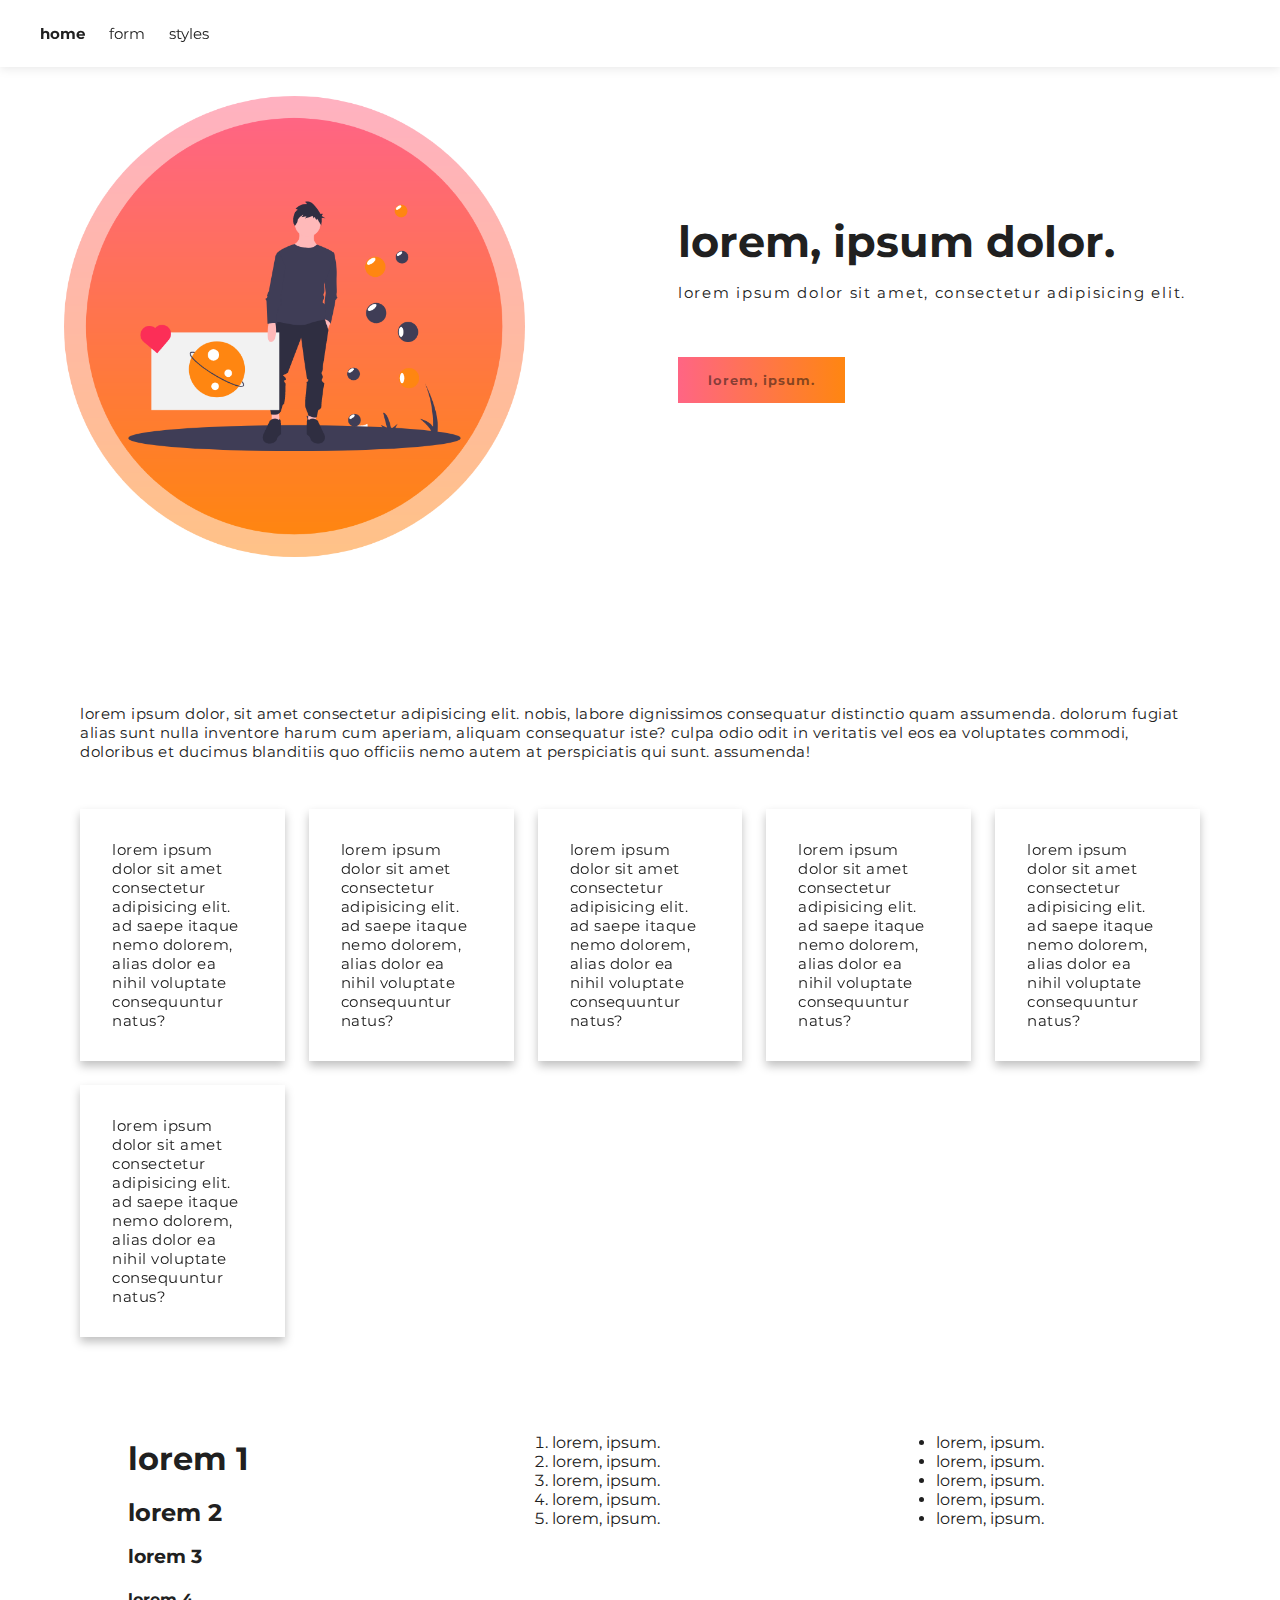
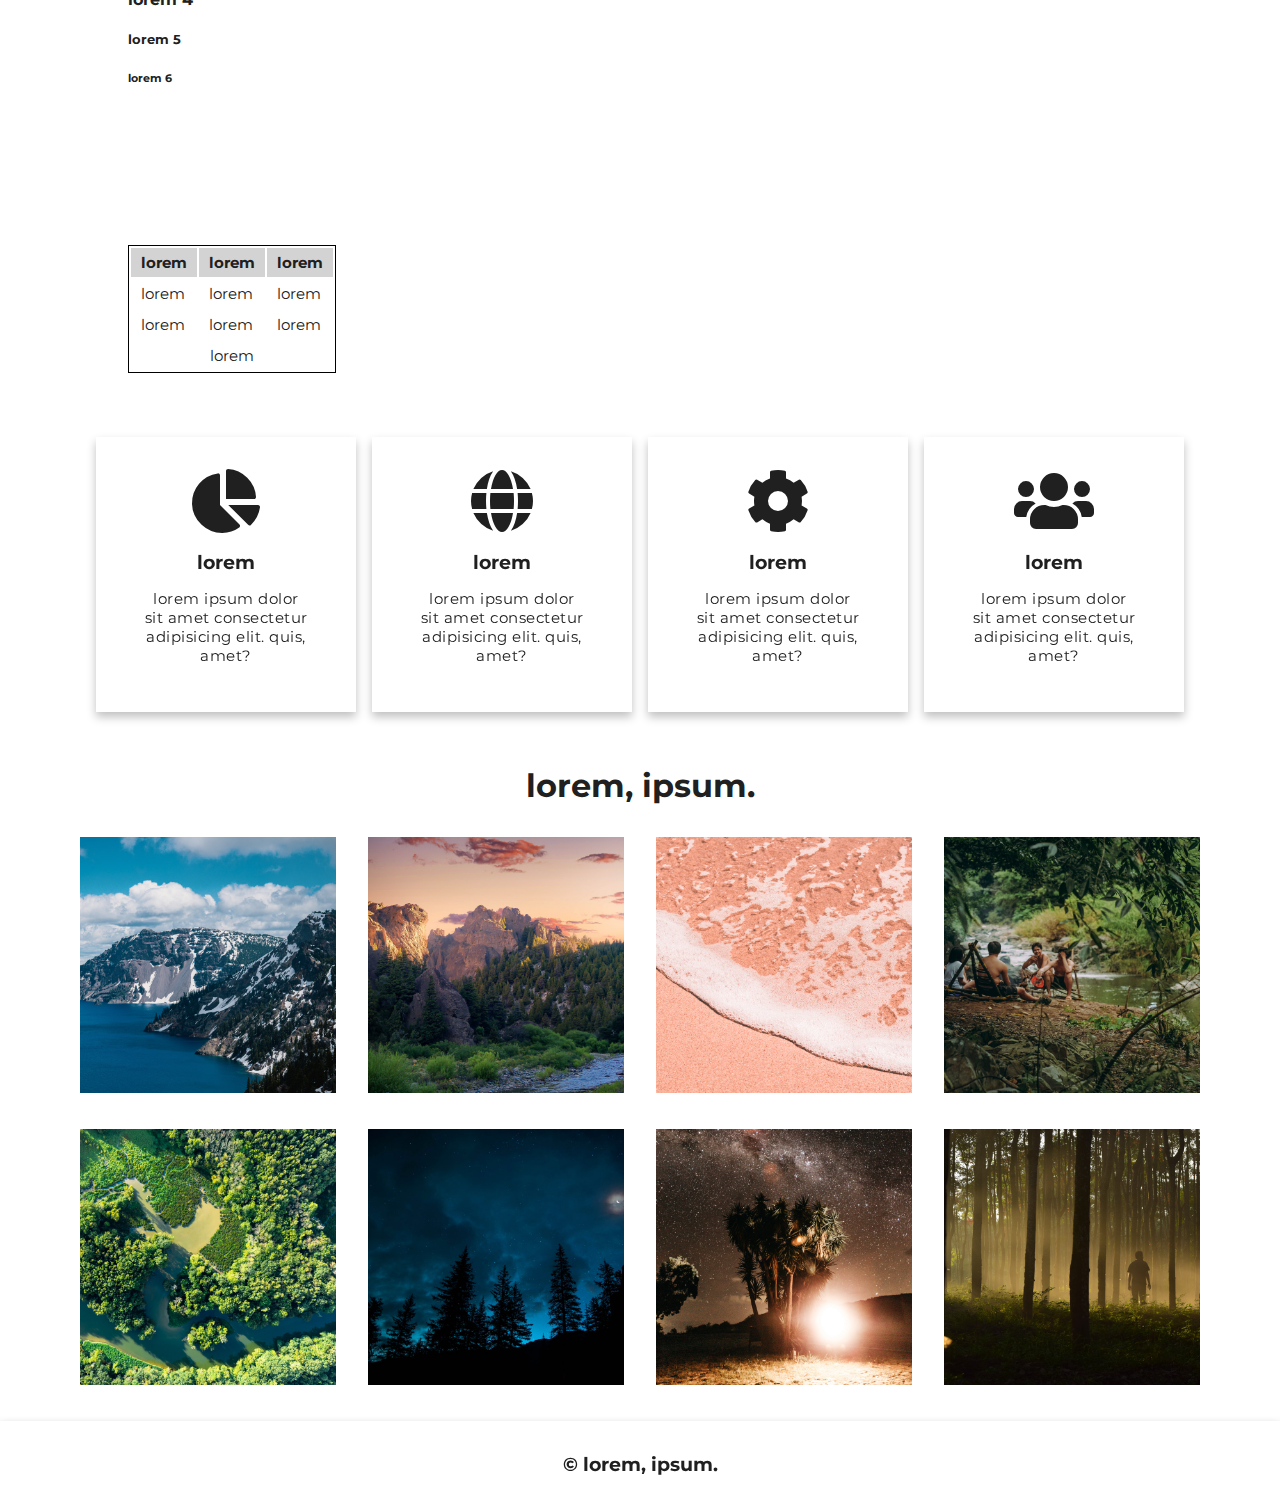
<file: index.html>
<!DOCTYPE html>
<html lang="en">
  <head>
    <meta charset="UTF-8" />
    <meta name="viewport" content="width=device-width, initial-scale=1.0" />
    <meta http-equiv="X-UA-Compatible" content="ie=edge" />
    <link
      href="https://fonts.googleapis.com/css?family=Montserrat:200,300,400,500,600,700,800&display=swap"
      rel="stylesheet"
    />
    <link rel="stylesheet" href="css/style.css" />
    <title>Training</title>
  </head>
  <body>
    <div class="wrapper">
      <header>
        <nav>
          <ul>
            <li><a href="index.html" class="active">Home</a></li>
            <li><a href="forms.html">Form</a></li>
            <li><a href="otherstyles.html">Styles</a></li>
          </ul>
        </nav>
      </header>
      <div class="container">
        <div class="lefc">
          <img src="images/person.png" alt="" />
        </div>
        <div class="rightc">
          <h1>Lorem, ipsum dolor.</h1>
          <p>Lorem ipsum dolor sit amet, consectetur adipisicing elit.</p>
          <button class="cta">Lorem, ipsum.</button>
        </div>
      </div>
      <div class="mid">
        <p>
          Lorem ipsum dolor, sit amet consectetur adipisicing elit. Nobis,
          labore dignissimos consequatur distinctio quam assumenda. Dolorum
          fugiat alias sunt nulla inventore harum cum aperiam, aliquam
          consequatur iste? Culpa odio odit in veritatis vel eos ea voluptates
          commodi, doloribus et ducimus blanditiis quo officiis nemo autem at
          perspiciatis qui sunt. Assumenda!
        </p>
        <div class="para-grid">
          <div>
            <p>
              Lorem ipsum dolor sit amet consectetur adipisicing elit. Ad saepe
              itaque nemo dolorem, alias dolor ea nihil voluptate consequuntur
              natus?
            </p>
          </div>
          <div>
            <p>
              Lorem ipsum dolor sit amet consectetur adipisicing elit. Ad saepe
              itaque nemo dolorem, alias dolor ea nihil voluptate consequuntur
              natus?
            </p>
          </div>
          <div>
            <p>
              Lorem ipsum dolor sit amet consectetur adipisicing elit. Ad saepe
              itaque nemo dolorem, alias dolor ea nihil voluptate consequuntur
              natus?
            </p>
          </div>
          <div>
            <p>
              Lorem ipsum dolor sit amet consectetur adipisicing elit. Ad saepe
              itaque nemo dolorem, alias dolor ea nihil voluptate consequuntur
              natus?
            </p>
          </div>
          <div>
            <p>
              Lorem ipsum dolor sit amet consectetur adipisicing elit. Ad saepe
              itaque nemo dolorem, alias dolor ea nihil voluptate consequuntur
              natus?
            </p>
          </div>
          <div>
            <p>
              Lorem ipsum dolor sit amet consectetur adipisicing elit. Ad saepe
              itaque nemo dolorem, alias dolor ea nihil voluptate consequuntur
              natus?
            </p>
          </div>
        </div>
        <div class="texts">
          <div class="ltext">
            <h1>lorem 1</h1>
            <h2>lorem 2</h2>
            <h3>lorem 3</h3>
            <h4>lorem 4</h4>
            <h5>lorem 5</h5>
            <h6>lorem 6</h6>
          </div>
          <div class="mtext">
            <ol>
              <li>Lorem, ipsum.</li>
              <li>Lorem, ipsum.</li>
              <li>Lorem, ipsum.</li>
              <li>Lorem, ipsum.</li>
              <li>Lorem, ipsum.</li>
            </ol>
          </div>
          <div class="rtext">
            <ul>
              <li>Lorem, ipsum.</li>
              <li>Lorem, ipsum.</li>
              <li>Lorem, ipsum.</li>
              <li>Lorem, ipsum.</li>
              <li>Lorem, ipsum.</li>
            </ul>
          </div>
          <div>
            <table>
              <tr>
                <th>lorem</th>
                <th>lorem</th>
                <th>lorem</th>
              </tr>
              <tr>
                <td>lorem</td>
                <td>lorem</td>
                <td>lorem</td>
              </tr>
              <tr>
                <td>lorem</td>
                <td>lorem</td>
                <td>lorem</td>
              </tr>
              <tr>
                <td colspan="3" align="center">lorem</td>
              </tr>
            </table>
          </div>
        </div>
        <div class="boxes">
          <div class="box">
            <i class="fas fa-chart-pie fa-4x"></i>
            <h3>lorem</h3>
            <p>
              Lorem ipsum dolor sit amet consectetur adipisicing elit. Quis,
              amet?
            </p>
          </div>
          <div class="box">
            <i class="fas fa-globe fa-4x"></i>
            <h3>lorem</h3>
            <p>
              Lorem ipsum dolor sit amet consectetur adipisicing elit. Quis,
              amet?
            </p>
          </div>
          <div class="box">
            <i class="fas fa-cog fa-4x"></i>
            <h3>lorem</h3>
            <p>
              Lorem ipsum dolor sit amet consectetur adipisicing elit. Quis,
              amet?
            </p>
          </div>
          <div class="box">
            <i class="fas fa-users fa-4x"></i>
            <h3>lorem</h3>
            <p>
              Lorem ipsum dolor sit amet consectetur adipisicing elit. Quis,
              amet?
            </p>
          </div>
        </div>
        <div class="collagehead">
          <h1>Lorem, ipsum.</h1>
        </div>
        <div class="collage">
          <div>
            <img src="images/1.jpg" alt="" />
          </div>
          <div>
            <img src="images/2.jpg" alt="" />
          </div>
          <div>
            <img src="images/3.jpg" alt="" />
          </div>
          <div>
            <img src="images/4.jpg" alt="" />
          </div>
          <div>
            <img src="images/5.jpg" alt="" />
          </div>
          <div>
            <img src="images/6.jpg" alt="" />
          </div>
          <div>
            <img src="images/7.jpg" alt="" />
          </div>
          <div>
            <img src="images/9.jpg" alt="" />
          </div>
        </div>
      </div>
      <footer>
        <div>
          <h3>&copy; Lorem, ipsum.</h3>
        </div>
      </footer>
    </div>
    <link
      rel="stylesheet"
      href="https://cdnjs.cloudflare.com/ajax/libs/font-awesome/5.10.2/css/all.min.css"
    />
  </body>
</html>
</file>
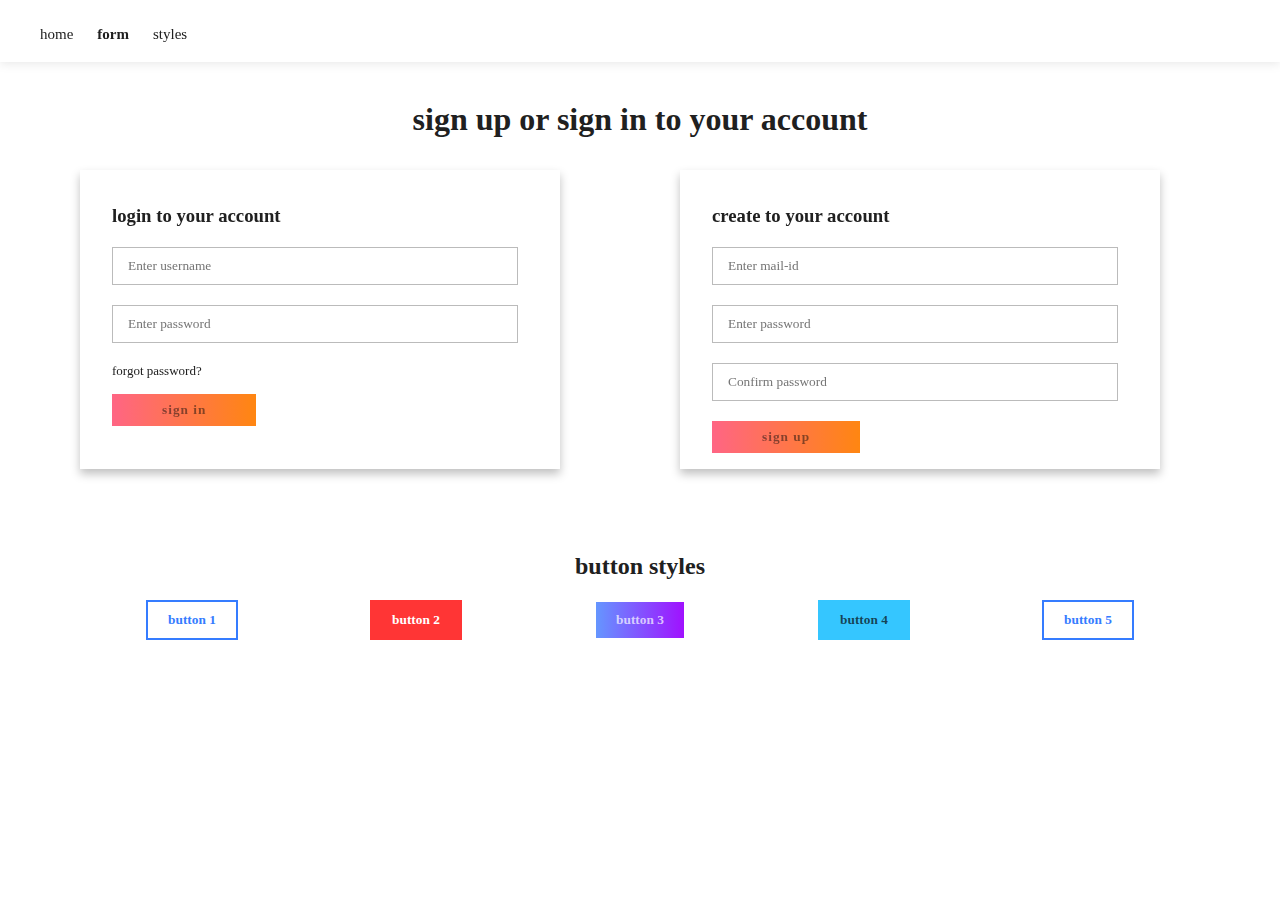
<file: forms.html>
<!DOCTYPE html>
<html lang="en">
  <head>
    <meta charset="UTF-8" />
    <meta name="viewport" content="width=device-width, initial-scale=1.0" />
    <meta http-equiv="X-UA-Compatible" content="ie=edge" />
    <link rel="stylesheet" href="css/formstyle.css" />
    <title>Login | SignUp</title>
  </head>
  <body>
    <div class="wrapper">
      <header>
        <nav>
          <ul>
            <li><a href="index.html">Home</a></li>
            <li><a href="forms.html" class="active">Form</a></li>
            <li><a href="otherstyles.html">Styles</a></li>
          </ul>
        </nav>
      </header>
    </div>
    <div>
      <h1>sign up or sign in to your account</h1>
    </div>
    <div class="in-up">
      <div>
        <!-- Login -->
        <form>
          <h3>Login to your account</h3>
          <input type="text" placeholder="Enter username" />
          <input type="password" placeholder="Enter password" />
          <a href="#">Forgot Password?</a>
          <button>Sign In</button>
        </form>
      </div>
      <div>
        <!-- Signup Form -->
        <form>
          <h3>Create to your account</h3>
          <input type="text" placeholder="Enter mail-id" />
          <input type="password" placeholder="Enter password" />
          <input type="password" placeholder="Confirm password" />
          <button>Sign Up</button>
        </form>
      </div>
    </div>
    <div class="btn-styles">
      <h2 align="center">button styles</h2>
      <div class="btn">
        <div>
          <button class="btn1">Button 1</button>
        </div>
        <div>
          <button class="btn2">Button 2</button>
        </div>
        <div>
          <button class="btn3">Button 3</button>
        </div>
        <div>
          <button class="btn4">Button 4</button>
        </div>
        <div>
          <button class="btn5">Button 5</button>
        </div>
      </div>
    </div>
  </body>
</html>
</file>
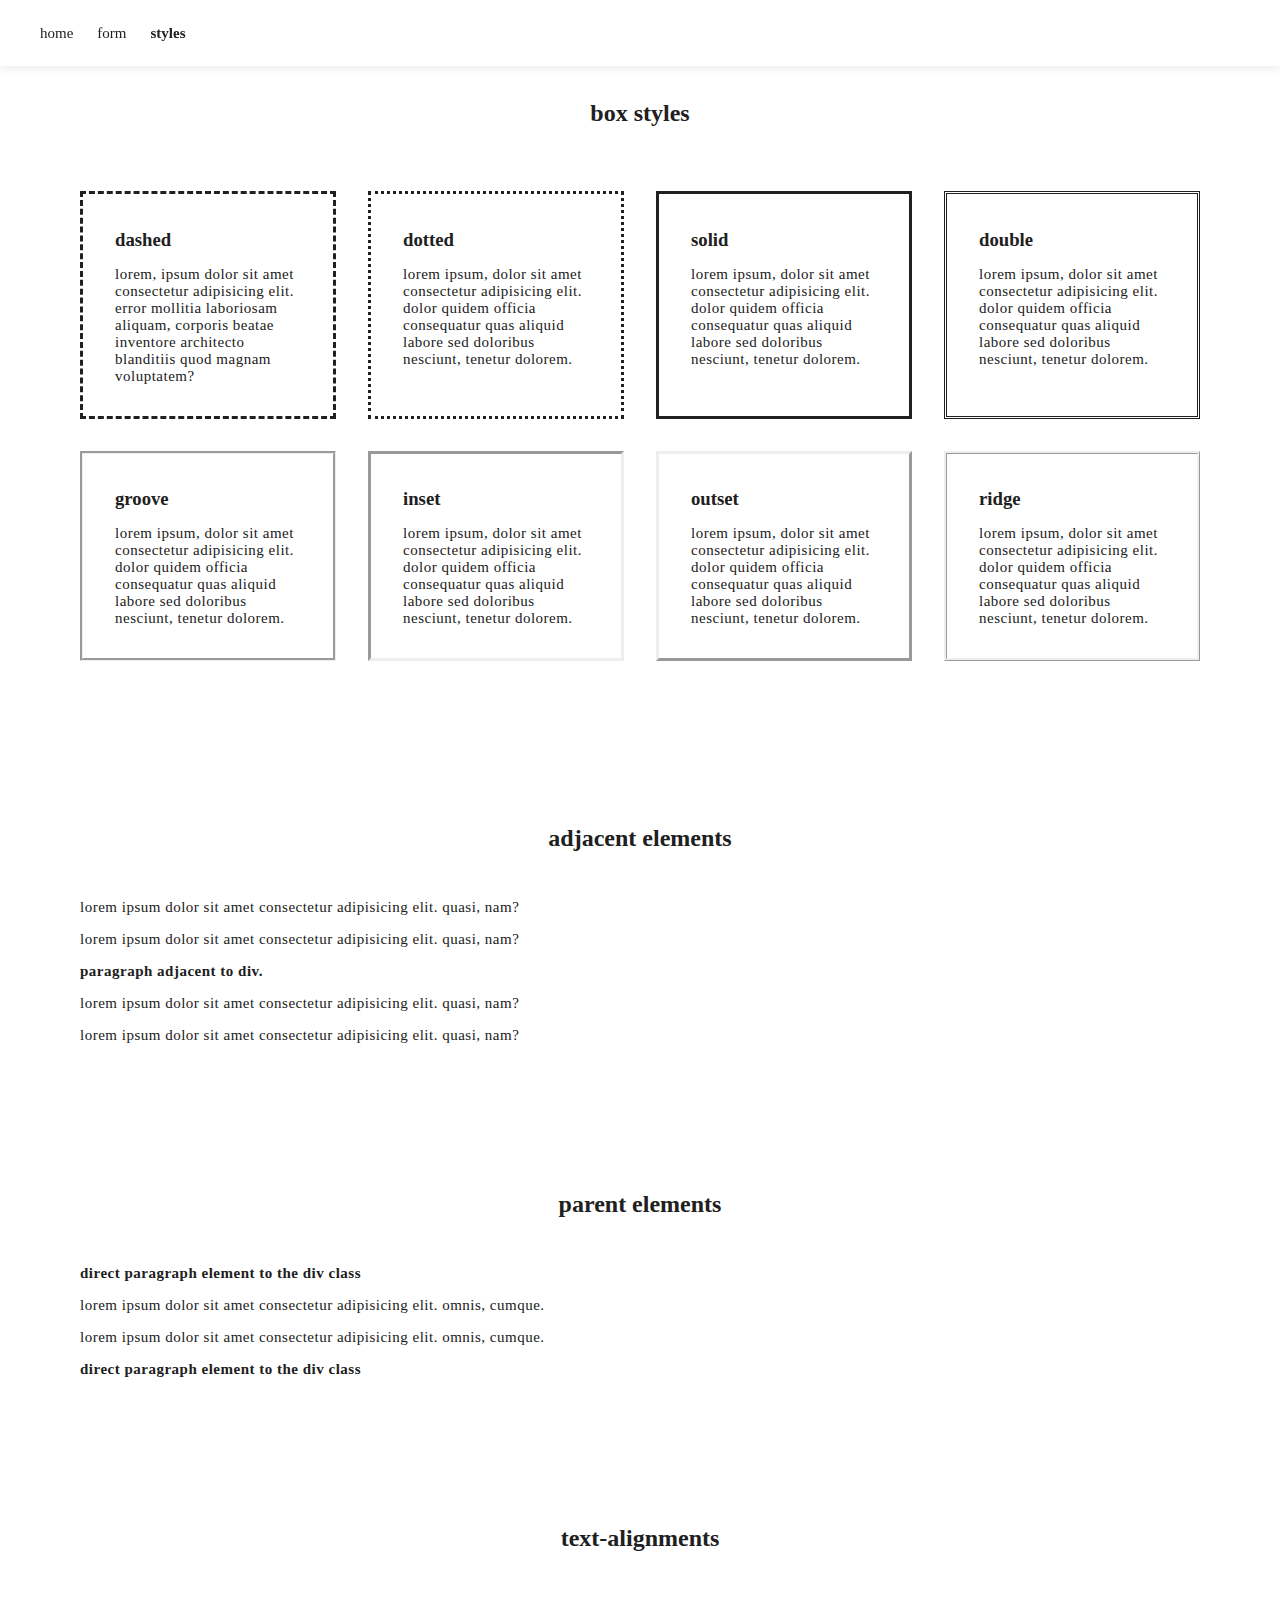
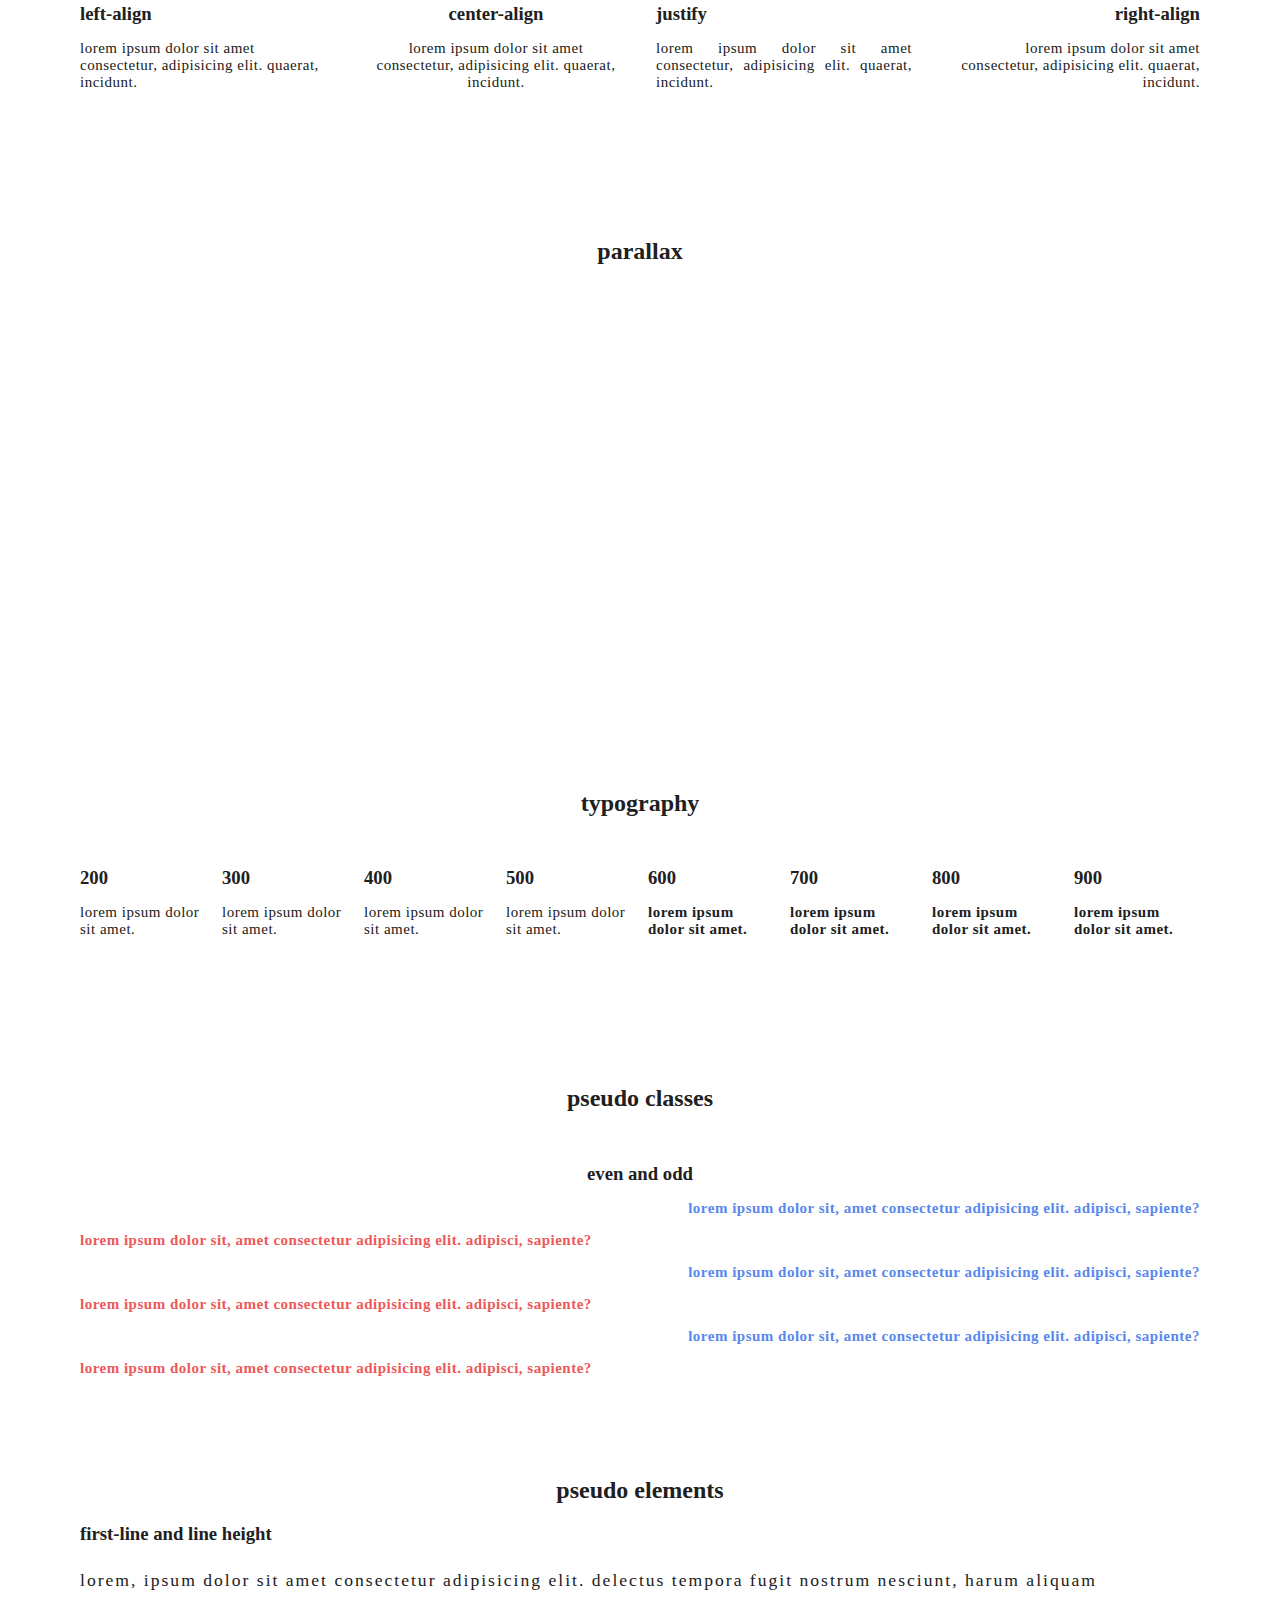
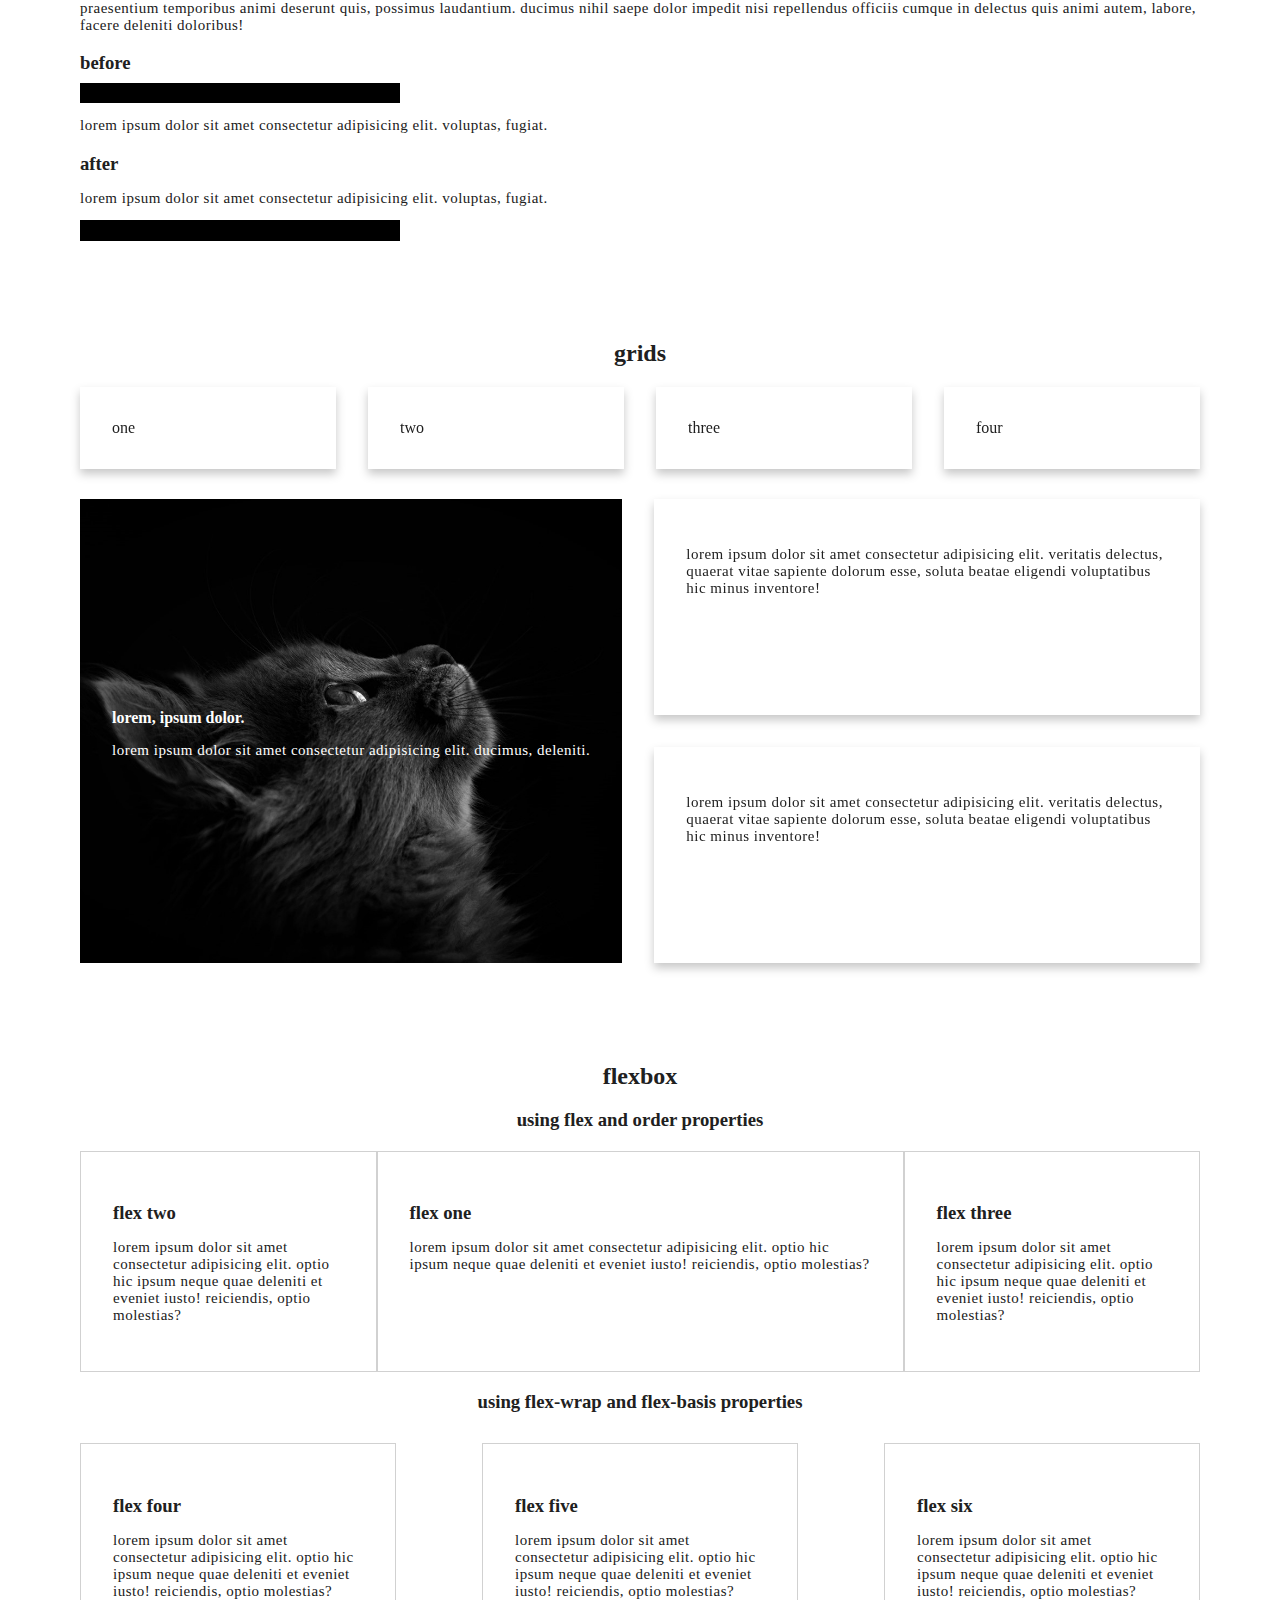
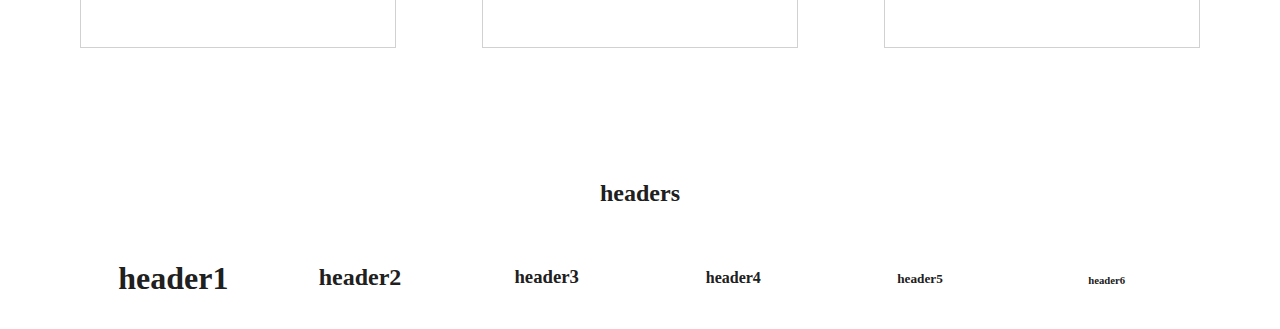
<file: otherstyles.html>
<!DOCTYPE html>
<html lang="en">
  <head>
    <meta charset="UTF-8" />
    <meta name="viewport" content="width=device-width, initial-scale=1.0" />
    <meta http-equiv="X-UA-Compatible" content="ie=edge" />
    <title>Other Styles</title>
    <link rel="stylesheet" href="css/otherstyle.css" />
  </head>
  <body>
    <!-- div wrapper class -->
    <div class="wrapper">
      <header>
        <nav>
          <ul>
            <li><a href="index.html">Home</a></li>
            <li><a href="forms.html">Form</a></li>
            <li><a href="otherstyles.html" class="active">Styles</a></li>
          </ul>
        </nav>
      </header>
    </div>
    <!-- div contain - main container -->
    <div class="contain">
      <!-- box styles -->
      <h2>Box Styles</h2>
      <div class="box-styles">
        <div class="dashed">
          <h3>Dashed</h3>
          <p>
            Lorem, ipsum dolor sit amet consectetur adipisicing elit. Error
            mollitia laboriosam aliquam, corporis beatae inventore architecto
            blanditiis quod magnam voluptatem?
          </p>
        </div>
        <div class="dotted">
          <h3>Dotted</h3>
          <p>
            Lorem ipsum, dolor sit amet consectetur adipisicing elit. Dolor
            quidem officia consequatur quas aliquid labore sed doloribus
            nesciunt, tenetur dolorem.
          </p>
        </div>
        <div class="default">
          <h3>Solid</h3>
          <p>
            Lorem ipsum, dolor sit amet consectetur adipisicing elit. Dolor
            quidem officia consequatur quas aliquid labore sed doloribus
            nesciunt, tenetur dolorem.
          </p>
        </div>
        <div class="double">
          <h3>double</h3>
          <p>
            Lorem ipsum, dolor sit amet consectetur adipisicing elit. Dolor
            quidem officia consequatur quas aliquid labore sed doloribus
            nesciunt, tenetur dolorem.
          </p>
        </div>
        <div class="groove">
          <h3>groove</h3>
          <p>
            Lorem ipsum, dolor sit amet consectetur adipisicing elit. Dolor
            quidem officia consequatur quas aliquid labore sed doloribus
            nesciunt, tenetur dolorem.
          </p>
        </div>
        <div class="inset">
          <h3>inset</h3>
          <p>
            Lorem ipsum, dolor sit amet consectetur adipisicing elit. Dolor
            quidem officia consequatur quas aliquid labore sed doloribus
            nesciunt, tenetur dolorem.
          </p>
        </div>
        <div class="outset">
          <h3>outset</h3>
          <p>
            Lorem ipsum, dolor sit amet consectetur adipisicing elit. Dolor
            quidem officia consequatur quas aliquid labore sed doloribus
            nesciunt, tenetur dolorem.
          </p>
        </div>
        <div class="ridge">
          <h3>ridge</h3>
          <p>
            Lorem ipsum, dolor sit amet consectetur adipisicing elit. Dolor
            quidem officia consequatur quas aliquid labore sed doloribus
            nesciunt, tenetur dolorem.
          </p>
        </div>
      </div>
      <h2>Adjacent Elements</h2>
      <div class="adjacent">
        <div>
          <p>
            Lorem ipsum dolor sit amet consectetur adipisicing elit. Quasi, nam?
          </p>
          <p>
            Lorem ipsum dolor sit amet consectetur adipisicing elit. Quasi, nam?
          </p>
        </div>
        <p>
          Paragraph adjacent to div.
        </p>
        <p>
          Lorem ipsum dolor sit amet consectetur adipisicing elit. Quasi, nam?
        </p>
        <p>
          Lorem ipsum dolor sit amet consectetur adipisicing elit. Quasi, nam?
        </p>
      </div>
      <h2>Parent Elements</h2>
      <div class="parent">
        <p>
          direct paragraph element to the div class
        </p>
        <div>
          <p>
            Lorem ipsum dolor sit amet consectetur adipisicing elit. Omnis,
            cumque.
          </p>
          <div>
            <p>
              Lorem ipsum dolor sit amet consectetur adipisicing elit. Omnis,
              cumque.
            </p>
          </div>
          <p>
            direct paragraph element to the div class
          </p>
        </div>
      </div>
      <!-- text-alignments -->
      <h2>Text-Alignments</h2>
      <div class="alignments">
        <div class="leftalign">
          <h3>left-align</h3>
          <p>
            Lorem ipsum dolor sit amet consectetur, adipisicing elit. Quaerat,
            incidunt.
          </p>
        </div>
        <div class="centeralign">
          <h3>center-align</h3>
          <p>
            Lorem ipsum dolor sit amet consectetur, adipisicing elit. Quaerat,
            incidunt.
          </p>
        </div>
        <div class="justify">
          <h3>justify</h3>
          <p>
            Lorem ipsum dolor sit amet consectetur, adipisicing elit. Quaerat,
            incidunt.
          </p>
        </div>
        <div class="rightalign">
          <h3>right-align</h3>
          <p>
            Lorem ipsum dolor sit amet consectetur, adipisicing elit. Quaerat,
            incidunt.
          </p>
        </div>
      </div>
      <h2>parallax</h2>
      <div class="bg-fixed"></div>
      <!-- typography -->
      <h2>Typography</h2>
      <div class="typography">
        <div>
          <h3>200</h3>
          <p id="p200">Lorem ipsum dolor sit amet.</p>
        </div>
        <div>
          <h3>300</h3>
          <p id="p300">Lorem ipsum dolor sit amet.</p>
        </div>
        <div>
          <h3>400</h3>
          <p id="p400">Lorem ipsum dolor sit amet.</p>
        </div>
        <div>
          <h3>500</h3>
          <p id="p500">Lorem ipsum dolor sit amet.</p>
        </div>
        <div>
          <h3>600</h3>
          <p id="p600">Lorem ipsum dolor sit amet.</p>
        </div>
        <div>
          <h3>700</h3>
          <p id="p700">Lorem ipsum dolor sit amet.</p>
        </div>
        <div>
          <h3>800</h3>
          <p id="p800">Lorem ipsum dolor sit amet.</p>
        </div>
        <div>
          <h3>900</h3>
          <p id="p900">Lorem ipsum dolor sit amet.</p>
        </div>
      </div>
      <!-- pseudo classes -->
      <h2>Pseudo Classes</h2>
      <div class="pseudo">
        <h3 align="center">Even and odd</h3>
        <div class="odd">
          <div>
            <p>
              Lorem ipsum dolor sit, amet consectetur adipisicing elit.
              Adipisci, sapiente?
            </p>
          </div>
          <div>
            <p>
              Lorem ipsum dolor sit, amet consectetur adipisicing elit.
              Adipisci, sapiente?
            </p>
          </div>
          <div>
            <p>
              Lorem ipsum dolor sit, amet consectetur adipisicing elit.
              Adipisci, sapiente?
            </p>
          </div>
          <div>
            <p>
              Lorem ipsum dolor sit, amet consectetur adipisicing elit.
              Adipisci, sapiente?
            </p>
          </div>
          <div>
            <p>
              Lorem ipsum dolor sit, amet consectetur adipisicing elit.
              Adipisci, sapiente?
            </p>
          </div>
          <div>
            <p>
              Lorem ipsum dolor sit, amet consectetur adipisicing elit.
              Adipisci, sapiente?
            </p>
          </div>
        </div>
        <!-- pseudo elements -->
        <div class="befaft">
          <h2>Pseudo elements</h2>
          <h3>first-line and line height</h3>
          <div class="first-line">
            <div>
              <p>
                Lorem, ipsum dolor sit amet consectetur adipisicing elit.
                Delectus tempora fugit nostrum nesciunt, harum aliquam
                praesentium temporibus animi deserunt quis, possimus laudantium.
                Ducimus nihil saepe dolor impedit nisi repellendus officiis
                cumque in delectus quis animi autem, labore, facere deleniti
                doloribus!
              </p>
            </div>
          </div>
          <h3>before</h3>
          <div class="before">
            <div>
              <p>
                Lorem ipsum dolor sit amet consectetur adipisicing elit.
                Voluptas, fugiat.
              </p>
            </div>
          </div>
          <h3>after</h3>
          <div class="after">
            <div>
              <p>
                Lorem ipsum dolor sit amet consectetur adipisicing elit.
                Voluptas, fugiat.
              </p>
            </div>
          </div>
        </div>
        <!-- grids -->
        <h2>grids</h2>
        <div class="grid">
          <div>One</div>
          <div>Two</div>
          <div>Three</div>
          <div>Four</div>
        </div>
        <div class="grid-area">
          <div class="showcase">
            <h4>Lorem, ipsum dolor.</h4>
            <p>
              Lorem ipsum dolor sit amet consectetur adipisicing elit. Ducimus,
              deleniti.
            </p>
          </div>
          <div class="box box1">
            <p>
              Lorem ipsum dolor sit amet consectetur adipisicing elit. Veritatis
              delectus, quaerat vitae sapiente dolorum esse, soluta beatae
              eligendi voluptatibus hic minus inventore!
            </p>
          </div>
          <div class="box box2">
            <p>
              Lorem ipsum dolor sit amet consectetur adipisicing elit. Veritatis
              delectus, quaerat vitae sapiente dolorum esse, soluta beatae
              eligendi voluptatibus hic minus inventore!
            </p>
          </div>
        </div>
        <!-- flexbox -->
        <h2>flexbox</h2>
        <h3 align="center">using flex and order properties</h3>
        <div class="flexbox1">
          <div class="flex1">
            <h3>flex one</h3>
            <p>
              Lorem ipsum dolor sit amet consectetur adipisicing elit. Optio hic
              ipsum neque quae deleniti et eveniet iusto! Reiciendis, optio
              molestias?
            </p>
          </div>
          <div class="flex2">
            <h3>flex two</h3>
            <p>
              Lorem ipsum dolor sit amet consectetur adipisicing elit. Optio hic
              ipsum neque quae deleniti et eveniet iusto! Reiciendis, optio
              molestias?
            </p>
          </div>
          <div class="flex3">
            <h3>flex three</h3>
            <p>
              Lorem ipsum dolor sit amet consectetur adipisicing elit. Optio hic
              ipsum neque quae deleniti et eveniet iusto! Reiciendis, optio
              molestias?
            </p>
          </div>
        </div>
        <h3 align="center">using flex-wrap and flex-basis properties</h3>
        <div class="flexbox2">
          <div class="flex1">
            <h3>flex four</h3>
            <p>
              Lorem ipsum dolor sit amet consectetur adipisicing elit. Optio hic
              ipsum neque quae deleniti et eveniet iusto! Reiciendis, optio
              molestias?
            </p>
          </div>
          <div class="flex2">
            <h3>flex five</h3>
            <p>
              Lorem ipsum dolor sit amet consectetur adipisicing elit. Optio hic
              ipsum neque quae deleniti et eveniet iusto! Reiciendis, optio
              molestias?
            </p>
          </div>
          <div class="flex3">
            <h3>flex six</h3>
            <p>
              Lorem ipsum dolor sit amet consectetur adipisicing elit. Optio hic
              ipsum neque quae deleniti et eveniet iusto! Reiciendis, optio
              molestias?
            </p>
          </div>
        </div>
      </div>
      <h2>headers</h2>
      <div class="headers">
        <div><h1>header1</h1></div>
        <div><h2>header2</h2></div>
        <div><h3>header3</h3></div>
        <div><h4>header4</h4></div>
        <div><h5>header5</h5></div>
        <div><h6>header6</h6></div>
      </div>
    </div>
  </body>
</html>
</file>
<file: css/style.css>
@import url(main.css);
.container {
  padding: 6rem 4rem;
  display: grid;
  grid-gap: 1rem;
  grid-template-columns: repeat(2, 1fr);
}
.container div img {
  width: calc(90% - 50px);
}
.texts > div {
  padding: 2rem 1rem;
}
.container .leftc {
  align-self: center;
  justify-self: center;
}
.container .rightc {
  align-self: center;
  justify-self: center;
}
.rightc h1 {
  margin-top: -40px;
}
.container .rightc h1 {
  font-size: 2.7rem;
}
.container .rightc p {
  letter-spacing: 1.7px;
}
.cta {
  padding: 15px 30px;
  background: linear-gradient(to right, #ff6584, #ff8611);
  border: none;
  font-family: var(--primaryfont);
  margin-top: 40px;
  color: rgb(12, 12, 12, 0.5);
  font-weight: bold;
  text-transform: lowercase;
  letter-spacing: 1px;
  transition: 0.3s ease;
}
.cta:hover {
  filter: opacity(90%);
  transition: 0.3s ease;
}
.mid {
  padding: var(--defaultpadding);
}
.para-grid {
  display: grid;
  grid-template-columns: repeat(auto-fit, minmax(200px, 1fr));
  grid-gap: 1.5rem;
  margin-top: 2rem;
  padding-top: 1rem;
}
.para-grid > div {
  filter: drop-shadow(0px 5px 5px rgb(192, 192, 192));
  background: white;
  padding: 1rem 2rem;
}
.texts {
  margin-top: 3rem;
  display: grid;
  grid-template-columns: repeat(auto-fit, minmax(200px, 1fr));
  grid-gap: 6rem;
  padding: 0 2rem;
}
table {
  border: 1px solid black;
  font-size: 15px;
}
td,
th {
  padding: 5px 10px;
}
th {
  background: rgb(211, 211, 211);
}
.boxes {
  padding: 2rem 1rem;
  display: grid;
  grid-template-columns: repeat(auto-fit, minmax(200px, 1fr));
  grid-gap: 1rem;
  text-align: center;
}
.boxes .box {
  background: white;
  filter: drop-shadow(0px 5px 5px rgb(192, 192, 192));
  padding: 2rem 3rem;
}
footer {
  text-align: center;
  padding: 2rem 2rem;
  background: white;
  filter: drop-shadow(0px 5px 5px rgb(156, 156, 156));
}
footer h3 {
  margin: 0;
}
.collage {
  display: grid;
  grid-template-columns: repeat(4, 1fr);
  grid-gap: 2rem;
  margin-top: 2rem;
}
.collagehead h1 {
  font-size: 2rem;
  font-weight: 700;
  text-align: center;
}
.collage img {
  width: 100%;
}
@media (max-width: 700px) {
  .container {
    padding: 3rem 2rem;
    display: grid;
    grid-gap: 1rem;
    grid-template-columns: repeat(2, 1fr);
  }
  .container .rightc h1 {
    font-size: 1.7rem;
  }
  /* .para-grid {
    grid-template-columns: repeat(3, 1fr);
  } */
  .texts {
    grid-template-columns: repeat(2, 1fr);
  }
  .boxes {
    grid-template-columns: repeat(2, 1fr);
  }
  .collage {
    grid-template-columns: repeat(2, 1fr);
  }
}
@media (max-width: 500px) {
  .container {
    padding: 2rem 2rem;
    display: grid;
    grid-gap: 5rem;
    grid-template-columns: 1fr;
    text-align: center;
    justify-items: center;
  }
  .container .rightc h1 {
    font-size: 1.3rem;
  }
  .cta {
    margin-top: 10px;
  }
  /* .para-grid {
    grid-template-columns: repeat(2, 1fr);
  } */
  .texts {
    grid-template-columns: repeat(1, 1fr);
    text-align: center;
    justify-items: center;
  }
  .boxes {
    grid-template-columns: repeat(1, 1fr);
  }
  .collage {
    grid-template-columns: repeat(1, 1fr);
  }
}
</file>
<file: css/formstyle.css>
@import url(main.css);
h1 {
  text-align: center;
  padding-top: 5rem;
}
nav {
  margin-top: -39px;
}
.in-up {
  display: grid;
  grid-template-columns: repeat(2, 1fr);
  padding: var(--defaultpadding);
  grid-gap: 5rem;
  justify-content: center;
}
.in-up > div {
  background: white;
  filter: drop-shadow(0px 5px 5px rgb(192, 192, 192));
  width: 80%;
  padding: 1rem 2rem;
}
input {
  display: block;
  margin-top: 20px;
  padding: 10px 15px;
  font-family: var(--primaryfont);
  width: 90%;
  border: 1.5px solid rgb(187, 187, 187);
  outline: none;
  transition: 0.4s ease;
}
input:focus {
  border: 1.5px solid rgb(88, 88, 88);
  transition: 0.4s ease;
}
.in-up button {
  margin-top: 20px;
  padding: 8px 50px;
  background: linear-gradient(to right, #ff6584, #ff8611);
  border: none;
  font-family: var(--primaryfont);
  color: rgb(12, 12, 12, 0.5);
  font-weight: bold;
  text-transform: lowercase;
  letter-spacing: 1px;
  transition: 0.3s ease;
}
.in-up button:hover {
  filter: opacity(80%);
  transition: 0.3s ease;
}
a {
  display: block;
  font-size: 13px;
  margin-top: 20px;
  text-decoration: none;
  color: var(--text);
  font-weight: 500;
  margin-bottom: -5px;
}
.btn-styles {
  padding: var(--defaultpadding);
}
.btn {
  display: grid;
  grid-template-columns: repeat(5, 1fr);
  text-align: center;
  align-items: center;
  margin-top: 20px;
  font-family: var(--text);
}
.btn button {
  padding: 10px 20px;
  font-family: var(--text);
  font-weight: 600;
  text-transform: lowercase;
}
.btn1 {
  border: 2px solid rgb(53, 124, 255);
  background: none;
  color: rgb(53, 124, 255);
  transition: 0.3s ease;
}
.btn1:hover {
  background: rgb(53, 124, 255);
  color: white;
  transition: 0.3s ease;
}
.btn4 {
  background: rgb(53, 198, 255);
  border: 2px solid rgb(53, 198, 255) ;
  color: rgb(8, 8, 8, 0.7);
  transition: 0.3s ease;
}
.btn5 {
  border: 2px solid rgb(53, 124, 255);
  background: none;
  color: rgb(53, 124, 255);
  transition: 0.3s ease;
}
.btn5:hover {
  transition: 0.3s ease;
  transform: rotate(-180deg);
}
.btn4:hover {
  transform: rotate(180deg);
  filter: opacity(60%);
}
.btn2 {
  background: rgb(255, 53, 53);
  border: 2px solid rgb(255, 53, 53);
  color: white;
  transition: 0.3s ease;
}
.btn2:hover {
  border: 2px solid rgb(255, 53, 53);
  color: rgb(255, 53, 53);
  background: none;
  transition: 0.3s ease;
}
.btn button {
  padding: 10px 20px;
  font-family: var(--text);
}
.btn3 {
  background: linear-gradient(to right, #6596ff, #a011ff);
  border: none;
  color: rgba(255, 255, 255, 0.7);
  text-transform: lowercase;
  transition: 0.3s ease;
}
.btn3:hover {
  filter: opacity(80%);
  transition: 0.3s ease;
}
@media (max-width: 500px) {
  .in-up {
    grid-template-columns: repeat(1, 1fr);
  }

  .in-up > div {
    padding: 2rem 2rem;
  }
}
</file>
<file: css/otherstyle.css>
@import url(main.css);
h2 {
  text-align: center;
  padding-top: 5rem;
}
nav {
  margin-top: -20px;
}

.box-styles {
  padding: 4rem 5rem;
  display: grid;
  grid-template-columns: repeat(auto-fit, minmax(250px, 1fr));
  grid-gap: 2rem;
}
.box-styles > div {
  padding: 1rem 2rem;
}
.dashed {
  border-style: dashed;
}
.dotted {
  border-style: dotted;
}
.default {
  border-style: solid;
}
.double {
  border-style: double;
}
.groove {
  border-style: groove;
}
.inset {
  border-style: inset;
}
.outset {
  border-style: outset;
}
.ridge {
  border-style: ridge;
}
.hidden {
  border-style: hidden;
}
.adjacent {
  padding: var(--defaultpadding);
}
div + p {
  font-weight: bold;
}
.parent {
  padding: var(--defaultpadding);
}
.parent > p {
  font-weight: bold;
}
.alignments {
  padding: var(--defaultpadding);
  display: grid;
  grid-template-columns: repeat(auto-fit, minmax(150px, 1fr));
  grid-gap: 2rem;
}
.leftalign {
  text-align: left;
}
.centeralign {
  text-align: center;
}
.rightalign {
  text-align: right;
}
.justify {
  text-align: justify;
}
.typography {
  padding: var(--defaultpadding);
  display: grid;
  grid-template-columns: repeat(auto-fit, minmax(100px, 1fr));
  grid-gap: 1rem;
}
#p200 {
  font-weight: 200;
}
#p300 {
  font-weight: 300;
}
#p400 {
  font-weight: 400;
}
#p500 {
  font-weight: 500;
}
#p600 {
  font-weight: 600;
}
#p700 {
  font-weight: 700;
}
#p800 {
  font-weight: 800;
}
#p900 {
  font-weight: 900;
}
.odd > div:nth-child(even) {
  color: rgb(238, 88, 88);
  font-weight: 700;
  text-align: left;
}
.odd > div:nth-child(odd) {
  color: rgb(88, 135, 238);
  font-weight: 700;
  text-align: right;
}
.pseudo {
  padding: var(--defaultpadding);
}
.first-line::first-line {
  font-size: 1.1rem;
  letter-spacing: 2px;
  line-height: 40px;
}
.before p::before {
  content: " ";
  width: 200px;
  height: 5px;
  background: black;
}
.grid {
  display: grid;
  grid-template-columns: repeat(auto-fit, minmax(150px, 1fr));
  grid-gap: 2rem;
  margin-top: 20px;
}
.grid > div {
  padding: 2rem;
  background: white;
  filter: drop-shadow(0px 5px 5px rgb(199, 199, 199));
}
.activelink a:active {
  color: rgb(255, 100, 52);
}
.flexbox1 {
  display: flex;
  align-items: stretch;
  margin-top: 20px;
}
.flexbox1 > div,
.flexbox2 > div {
  border: 1px solid rgb(209, 209, 209);
  padding: 2rem;
}
.flexbox1 .flex1 {
  flex: 2;
  order: 2;
}
.flexbox1 .flex2 {
  flex: 1;
  order: 1;
}
.flexbox1 .flex3 {
  flex: 1;
  order: 3;
}
.flexbox2 {
  display: flex;
  margin-top: 30px;
  flex-wrap: wrap;
  justify-content: space-between;
}
.flexbox2 > div {
  flex-basis: 250px;
}
.bg-fixed {
  background-image: url(../images/close.jpg);
  filter: opacity(70%);
  width: 100%;
  height: 45vh;
  background-attachment: fixed;
  margin-top: 20px;
}
.grid-area {
  display: grid;
  grid-gap: 2rem;
  grid-template-areas:
    "showcase showcase box1"
    "showcase showcase box2";
  margin-top: 30px;
}
.showcase {
  grid-area: showcase;
  min-height: 400px;
  background: url(../images/cat.jpg);
  background-position: center;
  background-size: cover;
  color: white;
  padding: 2rem;
  display: flex;
  flex-direction: column;
  align-items: start;
  justify-content: center;
}
.box {
  background: white;
  filter: drop-shadow(0px 5px 5px rgb(199, 199, 199));
  padding: 2rem;
}
.before {
  margin-top: 10px;
}
.before > div::before {
  content: "";
  padding: 0.1rem 10rem;
  width: 100%;
  background: black;
}
.after > div::after {
  content: "";
  padding: 0.1rem 10rem;
  width: 100%;
  background: black;
}
.headers {
  padding: var(--defaultpadding);
  display: grid;
  grid-template-columns: repeat(auto-fit, minmax(100px, 1fr));
  justify-items: center;
  align-items: center;
}
.headers h2 {
  padding: initial;
  text-align: initial;
}
@media (max-width: 700px) {
  .flexbox1 {
    flex-direction: column;
  }
  .grid-area {
    grid-template-areas:
      "showcase showcase"
      "box1 box2";
  }
}
@media (max-width: 500px) {
  .grid-area {
    grid-template-areas:
      "showcase"
      "box1"
      "box2";
  }
}
</file>
